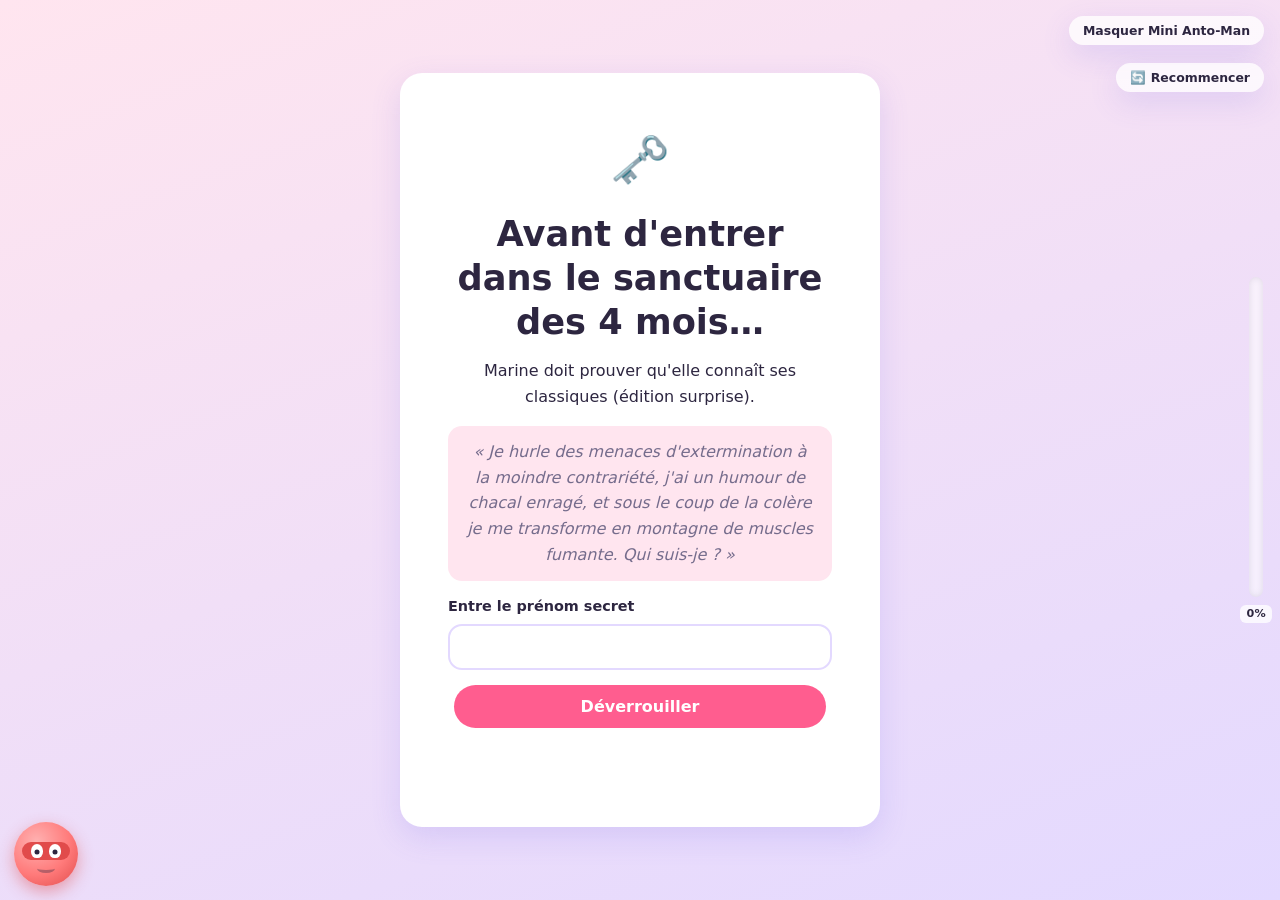
<file: index.html>
<!DOCTYPE html>
<html lang="fr">
<head>
    <meta charset="UTF-8">
    <meta name="viewport" content="width=device-width, initial-scale=1.0">
    <title>4 mois avec Marine 💌</title>
    <link rel="icon"
          href="data:image/svg+xml,<svg xmlns='http://www.w3.org/2000/svg' viewBox='0 0 100 100'><text y='.9em' font-size='90'>💌</text></svg>">

    <!-- Thème de base (mot de passe, accueil, roue, fin) -->
    <link rel="stylesheet" href="css/themes/rose-violet.css">
    <!-- Thèmes contextuels (activés via body[data-theme] par js/theme.js) -->
    <link rel="stylesheet" href="css/themes/simulator.css">
    <link rel="stylesheet" href="css/themes/quiz.css">
    <link rel="stylesheet" href="css/themes/kawaii.css">
    <link rel="stylesheet" href="css/themes/africa.css">
    <!-- Composants & layout (ne pas modifier pour changer les couleurs) -->
    <link rel="stylesheet" href="css/style.css">
</head>
<body>

<!--
  Éléments persistants (jauge, guide, toolbar, hearts).
  Injectés depuis shared/chrome.html par app.js.
-->
<div data-include="shared/chrome.html"></div>

<!--
  Écran de mot de passe — toujours visible au 1er chargement.
  Injecté depuis sections/lock.html.
-->
<div data-include="sections/lock.html"></div>

<!--
  Contenu principal — masqué jusqu'au bon mot de passe.
  Les sections sont injectées dans l'ordre du parcours.
-->
<div id="main-content" class="hidden">
    <div data-include="sections/home.html"></div>
    <div data-include="sections/impossible.html"></div>
    <div data-include="sections/wheel.html"></div>
    <div data-include="sections/simulator.html"></div>
    <div data-include="sections/hangman.html"></div>
    <div data-include="sections/quizzes.html"></div>
    <div data-include="sections/ending.html"></div>
</div>

<!--
  Scripts — ordre strict requis :
  données → stockage → état → son → modules UI → thème → écrans → point d'entrée
-->
<script src="js/config.js"></script>
<script src="js/storage.js"></script>
<script src="js/state.js"></script>
<script src="js/sound.js"></script>
<script src="js/gauge.js"></script>
<script src="js/guide.js"></script>
<script src="js/navigation.js"></script>
<script src="js/theme.js"></script>
<script src="js/password.js"></script>
<script src="js/impossible.js"></script>
<script src="js/wheel.js"></script>
<script src="js/simulator.js"></script>
<script src="js/hangman.js"></script>
<script src="js/quiz.js"></script>
<script src="js/ending.js"></script>
<script src="js/app.js"></script>

</body>
</html>
</file>
<file: css/themes/rose-violet.css>
/* ====================================================================
   THÈME : rose-violet — "carnet d'amoureux un peu super-héros"
   --------------------------------------------------------------------
   Pour créer un nouveau thème :
   1. Copier ce fichier dans css/themes/mon-theme.css
   2. Changer les valeurs des variables ci-dessous
   3. Remplacer le <link> du thème dans index.html

   Variables disponibles :
     --color-primary / --color-primary-dark   → actions principales (boutons, accents)
     --color-secondary / --color-secondary-dark → actions secondaires (violet)
     --color-accent                            → doré (jauges, badges)
     --color-bg-start / --color-bg-end        → dégradé de fond
     --color-card                             → fond des cartes
     --color-text / --color-text-light        → texte principal / secondaire
     --color-success                          → validation, quêtes terminées
     --guide-red / --guide-red-dark           → couleur du personnage Mini Anto-Man
     --radius-lg / --radius-md / --radius-pill → arrondi des coins
     --shadow-soft / --shadow-bubble          → ombres portées
     --font-main                              → police principale
==================================================================== */

:root {
    /* Couleurs principales */
    --color-primary: #ff5d8f; /* rose vif — actions principales */
    --color-primary-dark: #d63d6e;
    --color-secondary: #6c5ce7; /* violet — actions secondaires */
    --color-secondary-dark: #5443c4;
    --color-tertiary: #34c6b3; /* menthe — 3e secteur de la roue (Pendu) */
    --color-accent: #ffd166; /* doré — jauges, badges, accents */

    /* Fond */
    --color-bg-start: #ffe5ef; /* rose poudré */
    --color-bg-end: #e3d9ff; /* lavande */

    /* Surfaces & texte */
    --color-card: #ffffff;
    --color-text: #2d2640; /* prune foncé */
    --color-text-light: #756c8c;
    --color-success: #45b787;
    --color-danger: #e74c5e; /* rouge — réponse incorrecte */
    --color-danger-dark: #c0392f;

    /* Mini Anto-Man */
    --guide-red: #ff7a7a;
    --guide-red-dark: #e14b4b;

    /* Forme */
    --radius-lg: 22px;
    --radius-md: 14px;
    --radius-pill: 999px;

    /* Ombres */
    --shadow-soft: 0 10px 30px rgba(108, 92, 231, 0.16);
    --shadow-bubble: 0 6px 18px rgba(45, 38, 64, 0.18);

    /* Typographie */
    --font-main: "Segoe UI", system-ui, -apple-system, Roboto, Helvetica, Arial, sans-serif;

    /*
      Pour une police plus "fun" (nécessite une connexion internet) :
      1. Décommenter la ligne @import ci-dessous
      2. Ajouter "Baloo 2" en tête de --font-main

      @import url('https://fonts.googleapis.com/css2?family=Baloo+2:wght@500;700;800&display=swap');
    */
}
</file>
<file: css/themes/simulator.css>
/* ====================================================================
   THÈME : simulator — "violet électrique" (mini-jeu Simulateur)
   --------------------------------------------------------------------
   Activé via body[data-theme="simulator"] (voir js/theme.js) lorsqu'on
   entre dans le simulateur depuis la roue, tant que Kirikou n'est pas
   débloqué.

   Identité PROPRE au simulateur : violet dominant (≠ rose du thème de
   base, ≠ orange du thème quiz). Violet électrique + fuchsia, avec un
   pop cyan pour les accents → ambiance "console néon".

   Seules les variables qui changent sont redéfinies : les autres
   héritent du thème de base (rose-violet.css).
==================================================================== */

body[data-theme="simulator"] {
    /* Couleurs principales — violet dominant, fuchsia en secondaire */
    --color-primary: #7c3aed;        /* violet électrique (boutons principaux) */
    --color-primary-dark: #6324d1;
    --color-secondary: #c026d3;      /* fuchsia / magenta */
    --color-secondary-dark: #a31bb2;
    --color-accent: #18c8e0;         /* cyan — pop qui tranche avec le violet */

    /* Fond — dégradé lilas → lavande (franchement violet, aucun rose) */
    --color-bg-start: #efe6ff;       /* lilas clair */
    --color-bg-end: #ddd1ff;         /* lavande soutenue */

    /* Surfaces & texte */
    --color-card: #ffffff;
    --color-text: #2a1b4d;           /* indigo-prune foncé */
    --color-text-light: #6b5b95;
    --color-success: #2bb673;
    --color-danger: #e74c5e;
    --color-danger-dark: #c0392f;

    /* Ombres teintées violet */
    --shadow-soft: 0 10px 30px rgba(124, 58, 237, 0.22);
    --shadow-bubble: 0 6px 18px rgba(42, 27, 77, 0.22);
}
</file>
<file: css/themes/quiz.css>
/* ====================================================================
   THÈME : quiz — "plateau ensoleillé / game show" (mini-jeu Quiz)
   --------------------------------------------------------------------
   Activé via body[data-theme="quiz"] (voir js/theme.js) sur les écrans
   de quiz atteints depuis la roue.

   Identité PROPRE au quiz : registre chaud orange + teal + or, sur fond
   crème/pêche. Volontairement éloigné du rose (thème de base) ET du
   violet (thème simulateur) → trois ambiances bien distinctes.

   Seules les variables qui changent sont redéfinies.
==================================================================== */

body[data-theme="quiz"] {
    /* Couleurs principales — orange plateau + teal contrastant */
    --color-primary: #f4711e;        /* orange vif (boutons principaux) */
    --color-primary-dark: #d95f12;
    --color-secondary: #0d9488;      /* teal profond */
    --color-secondary-dark: #0b7a70;
    --color-accent: #f5b912;         /* or — lumières de plateau */

    /* Fond — dégradé crème → pêche (chaud, ni rose ni violet) */
    --color-bg-start: #fff4e0;       /* crème chaude */
    --color-bg-end: #ffe5c7;         /* pêche / abricot clair */

    /* Surfaces & texte */
    --color-card: #ffffff;
    --color-text: #3a2a18;           /* brun chaud foncé */
    --color-text-light: #8a7257;
    --color-success: #2bb673;
    --color-danger: #d62828;
    --color-danger-dark: #a51e1e;

    /* Ombres teintées orange */
    --shadow-soft: 0 10px 30px rgba(217, 95, 18, 0.18);
    --shadow-bubble: 0 6px 18px rgba(58, 42, 24, 0.2);
}
</file>
<file: css/themes/kawaii.css>
/* ====================================================================
   THÈME : kawaii — "Le Pendu Kawaï" (mini-jeu du hub)
   --------------------------------------------------------------------
   Activé via body[data-theme="kawaii"] (voir js/theme.js) sur l'écran
   du pendu.

   PARTICULARITÉ : l'ambiance se dégrade à chaque erreur. js/hangman.js
   pose body[data-dread="0".."6"] et les paliers ci-dessous font glisser
   tout l'écran du pastel mignon (0) vers le glauque total (6 = perdu).

   Ce fichier contient AUSSI la mise en page du mini-jeu (clavier, cases,
   dessin SVG) : seules les COULEURS dépendent du palier de glauque, la
   structure reste la même.
==================================================================== */

/* ------------------------------------------------------------------
   1. MISE EN PAGE DU PENDU (indépendante du palier de glauque)
------------------------------------------------------------------ */
.hangman-stage {
    display: flex;
    justify-content: center;
    margin: 0.4rem 0 0.2rem;
}

.hangman-svg {
    width: 180px;
    height: auto;
}

.hangman-svg .hm-line {
    stroke: var(--hm-line);
    stroke-width: 6;
    stroke-linecap: round;
    transition: stroke 0.7s ease;
}

.hangman-svg .hm-skin {
    fill: var(--hm-skin);
    stroke: var(--hm-ink);
    stroke-width: 3;
    transition: fill 0.7s ease, stroke 0.7s ease;
}

.hangman-svg .hm-eye {
    fill: var(--hm-ink);
    transition: fill 0.7s ease;
}

.hangman-svg .hm-cheek {
    fill: var(--hm-cheek);
    opacity: 0.85;
    transition: fill 0.7s ease, opacity 0.7s ease;
}

.hangman-svg .hm-mouth {
    stroke: var(--hm-ink);
    stroke-width: 2.4;
    stroke-linecap: round;
    transition: stroke 0.7s ease;
}

.hangman-svg .hm-dead-line {
    stroke: var(--hm-ink);
    stroke-width: 2.6;
    stroke-linecap: round;
}

/* Parties du corps : invisibles tant qu'elles ne sont pas révélées */
.hangman-svg .hm-part {
    opacity: 0;
    transition: opacity 0.45s ease;
}

.hangman-svg .hm-part.revealed {
    opacity: 1;
}

/* Visage : vivant par défaut, mort à la défaite */
.hangman-svg .hm-face-dead {
    display: none;
}

.hangman-svg.is-dead .hm-face-alive {
    display: none;
}

.hangman-svg.is-dead .hm-face-dead {
    display: block;
}

.hangman-svg.is-dead {
    animation: hmDeath 0.6s ease both;
}

@keyframes hmDeath {
    0%, 100% { transform: translateX(0); }
    20% { transform: translateX(-5px) rotate(-1deg); }
    40% { transform: translateX(5px) rotate(1deg); }
    60% { transform: translateX(-4px); }
    80% { transform: translateX(4px); }
}

/* Cœurs de vie */
.hangman-lives {
    font-size: 1.15rem;
    letter-spacing: 0.18rem;
    min-height: 1.4em;
    margin: 0.2rem 0 0.4rem;
}

/* Indice */
.hangman-hint {
    color: var(--color-text-light);
    font-style: italic;
    margin: 0.2rem 0 0.7rem;
}

/* Mot à deviner */
.hangman-word {
    display: flex;
    flex-wrap: wrap;
    justify-content: center;
    gap: 0.4rem;
    margin: 0.4rem 0 1rem;
}

.hm-slot {
    width: 26px;
    text-align: center;
    font-size: 1.4rem;
    font-weight: 800;
    line-height: 1.5;
    color: var(--color-text);
    border-bottom: 3px solid var(--color-primary);
    transition: color 0.7s ease, border-color 0.7s ease;
}

.hm-slot.space {
    border-bottom: none;
    width: 12px;
}

/* Clavier */
.hangman-keyboard {
    display: grid;
    grid-template-columns: repeat(9, 1fr);
    gap: 5px;
    max-width: 360px;
    margin: 0 auto 0.7rem;
}

.hm-key {
    padding: 0.5rem 0;
    border: none;
    border-radius: 9px;
    font-weight: 700;
    font-size: 0.95rem;
    cursor: pointer;
    background: var(--color-card);
    color: var(--color-text);
    box-shadow: var(--shadow-bubble);
    transition: background 0.2s ease, color 0.2s ease, transform 0.12s ease;
}

.hm-key:hover:not(:disabled) {
    transform: translateY(-2px);
    background: var(--color-primary);
    color: #fff;
}

.hm-key:disabled {
    cursor: default;
    box-shadow: none;
}

.hm-key.good {
    background: var(--color-success);
    color: #fff;
}

.hm-key.bad {
    background: var(--color-danger);
    color: #fff;
}

.hangman-result {
    min-height: 1.6em;
    font-size: 1.05rem;
}

/* ------------------------------------------------------------------
   2. PALIER 0 — KAWAÏ TOUT MIGNON (aucune erreur)
------------------------------------------------------------------ */
body[data-theme="kawaii"] {
    --color-primary: #ff8fc7;
    --color-primary-dark: #ef6fb0;
    --color-secondary: #b693f0;
    --color-secondary-dark: #9a73e0;
    --color-accent: #ffd1ec;

    --color-bg-start: #ffe3f3;
    --color-bg-end: #ece1ff;
    --color-card: #fffafd;
    --color-text: #6b4a63;
    --color-text-light: #a98aa3;
    --color-success: #5fcf9e;
    --color-danger: #ff7aa0;
    --color-danger-dark: #e7567f;

    --shadow-soft: 0 10px 30px rgba(255, 143, 199, 0.22);
    --shadow-bubble: 0 6px 16px rgba(155, 90, 130, 0.18);

    /* Couleurs du dessin du pendu */
    --hm-line: #d9a9cf;
    --hm-skin: #ffe0ef;
    --hm-ink: #8a5b7e;
    --hm-cheek: #ff9ec4;

    transition: background 0.8s ease, color 0.8s ease;
}

body[data-theme="kawaii"] .card {
    transition: background 0.8s ease, color 0.8s ease, box-shadow 0.8s ease;
}

/* ------------------------------------------------------------------
   3. PALIERS 1 → 6 — DÉGRADATION VERS LE GLAUQUE
------------------------------------------------------------------ */
body[data-theme="kawaii"][data-dread="1"] {
    --color-primary: #f07fb6;
    --color-secondary: #a98ae6;
    --color-bg-start: #f7d6ec;
    --color-bg-end: #ddd0f2;
    --color-card: #fdf3f9;
    --color-text: #5f4358;
    --color-text-light: #9c7d96;
    --hm-line: #c79bbf;
    --hm-skin: #fcd6e6;
    --hm-ink: #7d4f70;
    --hm-cheek: #f58cb4;
}

body[data-theme="kawaii"][data-dread="2"] {
    --color-primary: #cf6fa0;
    --color-secondary: #9d80cf;
    --color-bg-start: #eccbe0;
    --color-bg-end: #ccc2e0;
    --color-card: #f3eaf1;
    --color-text: #534455;
    --color-text-light: #8a7488;
    --color-success: #57b88f;
    --color-danger: #e76b8d;
    --hm-line: #b58aae;
    --hm-skin: #f0c9da;
    --hm-ink: #6b4763;
    --hm-cheek: #e07ba4;
}

body[data-theme="kawaii"][data-dread="3"] {
    --color-primary: #a96a93;
    --color-secondary: #8377b0;
    --color-bg-start: #cdb9cf;
    --color-bg-end: #b3aecb;
    --color-card: #ddd2dc;
    --color-text: #44394a;
    --color-text-light: #756b80;
    --color-success: #4ea585;
    --color-danger: #d05c7e;
    --hm-line: #9c7e9c;
    --hm-skin: #ddbccb;
    --hm-ink: #59405a;
    --hm-cheek: #c06f93;
    --shadow-soft: 0 10px 30px rgba(68, 57, 74, 0.28);
}

body[data-theme="kawaii"][data-dread="4"] {
    --color-primary: #8a5a7c;
    --color-secondary: #6a6090;
    --color-bg-start: #9c8aa0;
    --color-bg-end: #847f9c;
    --color-card: #b3a7b2;
    --color-text: #2a2330;
    --color-text-light: #5e5566;
    --color-success: #46916f;
    --color-danger: #c0506e;
    --hm-line: #7d6680;
    --hm-skin: #b89bab;
    --hm-ink: #43303f;
    --hm-cheek: #a05c7c;
    --shadow-soft: 0 10px 30px rgba(40, 35, 48, 0.4);
}

body[data-theme="kawaii"][data-dread="5"] {
    --color-primary: #804a68;
    --color-secondary: #524a72;
    --color-bg-start: #5e5566;
    --color-bg-end: #443f54;
    --color-card: #6a6072;
    --color-text: #ede7f0;
    --color-text-light: #b8aec2;
    --color-success: #3e7e68;
    --color-danger: #b04a64;
    --hm-line: #4f3f56;
    --hm-skin: #8c7585;
    --hm-ink: #211a26;
    --hm-cheek: #7e4860;
    --shadow-soft: 0 10px 34px rgba(15, 11, 20, 0.55);
    --shadow-bubble: 0 6px 16px rgba(10, 7, 14, 0.5);
}

/* Palier 6 = PERDU : glauque total, fond presque noir, accents malsains */
body[data-theme="kawaii"][data-dread="6"] {
    --color-primary: #8a3350;
    --color-primary-dark: #71273f;
    --color-secondary: #45405a;
    --color-bg-start: #221d29;
    --color-bg-end: #14111a;
    --color-card: #2c2734;
    --color-text: #d6cfdc;
    --color-text-light: #8a8294;
    --color-success: #3a6e5c;
    --color-danger: #c0354f;
    --color-danger-dark: #9a2942;
    --hm-line: #3a3344;
    --hm-skin: #5d5763;       /* peau drainée, grisâtre */
    --hm-ink: #0c0a10;
    --hm-cheek: #5a3a48;
    --shadow-soft: 0 12px 40px rgba(0, 0, 0, 0.7);
    --shadow-bubble: 0 6px 16px rgba(0, 0, 0, 0.6);
}

/* Carte légèrement « malade » à la défaite */
body[data-theme="kawaii"][data-dread="6"] .hangman-card {
    box-shadow: 0 0 0 1px rgba(192, 53, 79, 0.4), var(--shadow-soft);
}

/* Bouton fantôme (« Retour à la roue ») lisible même sur fond sombre */
body[data-theme="kawaii"][data-dread="5"] .btn-ghost,
body[data-theme="kawaii"][data-dread="6"] .btn-ghost {
    background: rgba(20, 16, 26, 0.6);
    color: #f0e9f4;
}

body[data-theme="kawaii"][data-dread="5"] .btn-ghost:hover,
body[data-theme="kawaii"][data-dread="6"] .btn-ghost:hover {
    background: rgba(20, 16, 26, 0.85);
}

/* ====================================================================
   4. AVANCEMENT (Mot X / N)
==================================================================== */
.hangman-progress {
    font-weight: 800;
    font-size: 0.95rem;
    letter-spacing: 0.03em;
    margin: 0.1rem 0 0.5rem;
    color: var(--color-text);       /* toujours lisible, clair ou foncé */
    opacity: 0.85;
}

/* ====================================================================
   5. LISIBILITÉ DES TEXTES QUAND L'ÉCRAN DEVIENT SOMBRE
   --------------------------------------------------------------------
   Aux derniers paliers le fond passe au sombre : on force des couleurs
   de texte contrastées (résultat, sous-titre, indice, jauge, bulle).
==================================================================== */

/* Le message de résultat suit toujours la couleur de texte principale */
body[data-theme="kawaii"] .hangman-result {
    color: var(--color-text);
}

/* La bulle de Mini Anto-Man reste blanche → texte foncé garanti */
body[data-theme="kawaii"] .guide-speech-bubble {
    color: #2d2640;
}

/* Paliers sombres (5 et 6) : sous-titre + indice repassent en clair */
body[data-theme="kawaii"][data-dread="5"] .subtitle,
body[data-theme="kawaii"][data-dread="6"] .subtitle {
    color: #e7d8ec;
}

body[data-theme="kawaii"][data-dread="5"] .hangman-hint,
body[data-theme="kawaii"][data-dread="6"] .hangman-hint {
    color: #cdbed4;
}

/* Étiquette de la jauge (pourcentage) : pastille sombre + texte clair */
body[data-theme="kawaii"][data-dread="5"] .gauge-label,
body[data-theme="kawaii"][data-dread="6"] .gauge-label {
    background: rgba(18, 14, 24, 0.78);
    color: #f3edf7;
}

/* ====================================================================
   6. MINI ANTO-MAN CHANGE DE TÊTE SELON LES VIES PERDUES
   --------------------------------------------------------------------
   Uniquement sous le thème kawaii (ailleurs, le robot reste normal).
   De plus en plus inquiet… puis carrément « mort » à la défaite.
==================================================================== */

/* Paliers 2–3 : inquiet → bouche qui s'aplatit */
body[data-theme="kawaii"][data-dread="2"] .guide-mouth,
body[data-theme="kawaii"][data-dread="3"] .guide-mouth {
    height: 0;
    border-bottom-width: 3px;
    border-radius: 2px;
    width: 12px;
}

/* Paliers 4–5 : anxieux → grimace inversée + corps qui pâlit un peu */
body[data-theme="kawaii"][data-dread="4"] .guide-mouth,
body[data-theme="kawaii"][data-dread="5"] .guide-mouth {
    height: 8px;
    border-bottom: none;
    border-top: 3px solid rgba(45, 38, 64, 0.4);
    border-radius: 50% 50% 0 0;
}

body[data-theme="kawaii"][data-dread="4"] .guide-eye,
body[data-theme="kawaii"][data-dread="5"] .guide-eye {
    height: 11px;          /* yeux un peu écarquillés / tendus */
}

body[data-theme="kawaii"][data-dread="5"] .guide-character {
    background: radial-gradient(circle at 35% 30%, #d6b6c4, #b07f93 55%, #8a5870 100%);
}

/* Palier 6 = MORT : corps grisâtre, plus d'animation, yeux en croix */
body[data-theme="kawaii"][data-dread="6"] .guide-character {
    background: radial-gradient(circle at 35% 30%, #b9b2c2, #837c93 55%, #4f4860 100%);
    box-shadow: 0 6px 16px rgba(0, 0, 0, 0.5);
    animation: none;
    transform: rotate(8deg);    /* tête qui penche, sans vie */
}

body[data-theme="kawaii"][data-dread="6"] .guide-mask {
    background: #2a2533;
}

/* Yeux en croix (X X) : on remplace l'œil blanc par deux barres */
body[data-theme="kawaii"][data-dread="6"] .guide-eye {
    background: transparent;
    overflow: visible;
}

body[data-theme="kawaii"][data-dread="6"] .guide-eye::after {
    content: "";
    position: absolute;
    top: 50%;
    left: 50%;
    width: 13px;
    height: 2.6px;
    background: #f0eaf4;
    border-radius: 2px;
    transform: translate(-50%, -50%) rotate(45deg);
}

body[data-theme="kawaii"][data-dread="6"] .guide-eye::before {
    content: "";
    position: absolute;
    top: 50%;
    left: 50%;
    width: 13px;
    height: 2.6px;
    background: #f0eaf4;
    border-radius: 2px;
    transform: translate(-50%, -50%) rotate(-45deg);
}

/* Bouche : petit « o » figé (choc / mort) */
body[data-theme="kawaii"][data-dread="6"] .guide-mouth {
    width: 9px;
    height: 9px;
    bottom: 11px;
    border: 2.5px solid rgba(240, 234, 244, 0.75);
    border-radius: 50%;
}
</file>
<file: css/themes/africa.css>
/* ====================================================================
   THÈME : africa — "savane / coucher de soleil" (Kirikou débloqué)
   --------------------------------------------------------------------
   Activé via body[data-theme="africa"] (voir js/theme.js) dès que
   Kirikou est débloqué dans le simulateur. Palette terre/ocre/soleil
   sur fond sable, en clin d'œil à Kirikou.

   Seules les variables qui changent sont redéfinies.
==================================================================== */

body[data-theme="africa"] {
    /* Couleurs principales — terre cuite, brun-orangé, soleil */
    --color-primary: #d2691e; /* terre cuite */
    --color-primary-dark: #a8521a;
    --color-secondary: #b5651d; /* brun-orangé chaud */
    --color-secondary-dark: #8f4f16;
    --color-accent: #e0a82e; /* or chaud */

    /* Fond — sable / dune */
    --color-bg-start: #fcefda; /* sable clair */
    --color-bg-end: #f6d9b0; /* dune chaude */

    /* Surfaces & texte */
    --color-card: #fff7ec; /* ivoire chaud */
    --color-text: #3d2b1f; /* brun foncé */
    --color-text-light: #7a5c44;
    --color-success: #5a8f3c; /* vert savane */
    --color-danger: #c0392b;
    --color-danger-dark: #97271b;

    /* Mini Anto-Man en version chaude */
    --guide-red: #e07a3f;
    --guide-red-dark: #b85c28;

    --shadow-soft: 0 10px 30px rgba(168, 82, 26, 0.2);
    --shadow-bubble: 0 6px 18px rgba(61, 43, 31, 0.22);
}
</file>
<file: css/style.css>
/* ====================================================================
   STYLE.CSS — Composants, layout et animations
   --------------------------------------------------------------------
   Ce fichier ne contient AUCUNE couleur ou valeur en dur :
   tout passe par les variables CSS définies dans le thème actif.
   → Thème actif : css/themes/rose-violet.css (ou autre)

   Organisation :
     1.  Reset & base
     2.  Écrans / sections
     3.  Cartes
     4.  Boutons
     5.  Écran mot de passe
     6.  Question impossible
     7.  Roue du destin
     8.  Simulateur — personnages
     9.  Simulateur — Love XP
    10.  Simulateur — quêtes
    11.  Simulateur — déblocage Kirikou
    12.  Paillettes
    13.  Quiz
    14.  Jauge de progression
    15.  Mini Anto-Man (guide)
    16.  Barre d'outils
    17.  Bannière finale
    18.  Pluie de cœurs
    19.  Responsive (tablette, desktop)
    20.  Responsive (très petits écrans)
    21.  Accessibilité (prefers-reduced-motion)
==================================================================== */

/* ====================================================================
   1. RESET & BASE
==================================================================== */
* {
    box-sizing: border-box;
}

html {
    scroll-behavior: smooth;
}

body {
    margin: 0;
    min-height: 100vh;
    font-family: var(--font-main);
    color: var(--color-text);
    background: linear-gradient(160deg, var(--color-bg-start) 0%, var(--color-bg-end) 100%);
    background-attachment: fixed;
    overflow-x: hidden;
}

h1, h2, h3 {
    margin: 0.4em 0;
    line-height: 1.25;
}

h1 {
    font-size: 1.5rem;
    font-weight: 800;
}

h2 {
    font-size: 1.05rem;
    font-weight: 700;
}

h3 {
    font-size: 1.05rem;
    font-weight: 700;
}

p {
    margin: 0.6em 0;
    line-height: 1.6;
}

button {
    font-family: inherit;
}

button:disabled,
input:disabled {
    opacity: 0.6;
    cursor: not-allowed;
}

.hidden {
    display: none !important;
}

/*
  Les titres / questions reçoivent tabindex="-1" + .focus() pour annoncer
  le changement d'écran aux lecteurs d'écran. Ce focus purement programmatique
  ne doit PAS afficher de contour (l'« encadré » disgracieux autour des titres).
  Le focus clavier reste visible sur les boutons/champs via :focus-visible.
*/
[tabindex="-1"]:focus {
    outline: none;
}

/* ====================================================================
   2. ÉCRANS / SECTIONS — un seul visible à la fois
==================================================================== */
.screen {
    display: none;
    min-height: 100vh;
    width: 100%;
    flex-direction: column;
    align-items: center;
    justify-content: center;
    padding: 2.5rem 1.1rem;
    text-align: center;
}

.screen.active {
    display: flex;
    animation: fadeInUp 0.55s ease both;
}

@keyframes fadeInUp {
    from {
        opacity: 0;
        transform: translateY(24px);
    }
    to {
        opacity: 1;
        transform: translateY(0);
    }
}

/* ====================================================================
   3. CARTES
==================================================================== */
.card {
    background: var(--color-card);
    border-radius: var(--radius-lg);
    box-shadow: var(--shadow-soft);
    padding: 2rem 1.4rem;
    max-width: 480px;
    width: 100%;
}

.card-wide {
    max-width: 700px;
}

.section-icon {
    font-size: 2.6rem;
    margin: 0 0 0.4rem;
}

.subtitle {
    color: var(--color-secondary);
}

.riddle {
    font-style: italic;
    color: var(--color-text-light);
    background: var(--color-bg-start);
    border-radius: var(--radius-md);
    padding: 0.85rem 1rem;
    margin: 1rem 0;
}

.final-line {
    font-weight: 700;
    color: var(--color-primary-dark);
}

.feedback {
    min-height: 1.6em;
    font-weight: 700;
    color: var(--color-secondary);
}

.final-message {
    color: var(--color-primary-dark);
    font-size: 1.1rem;
}

/* Image finale cliquable (recommencer) + légende */
.final-reveal {
    margin-top: 1.2rem;
}

.final-image {
    display: block;
    width: 100%;
    max-width: 320px;
    height: auto;
    margin: 0 auto;
    border-radius: var(--radius-md);
    cursor: pointer;
    transition: transform 0.2s ease, box-shadow 0.2s ease;
}

.final-image:hover {
    transform: translateY(-3px) scale(1.02);
    box-shadow: var(--shadow-soft);
}

.final-image-caption {
    margin-top: 0.6rem;
    font-weight: 700;
    font-size: 0.95rem;
    color: var(--color-primary-dark);
}

/* ====================================================================
   4. BOUTONS
==================================================================== */
.btn {
    border: none;
    border-radius: var(--radius-pill);
    padding: 0.75rem 1.7rem;
    font-size: 1rem;
    font-weight: 700;
    cursor: pointer;
    margin: 0.35rem;
    transition: transform 0.18s ease,
    box-shadow 0.18s ease,
    background-color 0.18s ease,
    opacity 0.18s ease;
}

.btn:hover {
    transform: translateY(-2px);
    box-shadow: 0 8px 18px rgba(45, 38, 64, 0.18);
}

.btn:active {
    transform: translateY(0);
}

.btn:focus-visible {
    outline: 3px solid var(--color-secondary);
    outline-offset: 2px;
}

.btn-primary {
    background: var(--color-primary);
    color: #fff;
}

.btn-primary:hover {
    background: var(--color-primary-dark);
}

.btn-secondary {
    background: var(--color-secondary);
    color: #fff;
}

.btn-secondary:hover {
    background: var(--color-secondary-dark);
}

.btn-ghost {
    background: rgba(255, 255, 255, 0.75);
    color: var(--color-text);
    font-size: 0.78rem;
    font-weight: 700;
    padding: 0.45rem 0.9rem;
    box-shadow: var(--shadow-soft);
    white-space: nowrap;
}

.btn-ghost:hover {
    background: #fff;
}

/* ====================================================================
   5. ÉCRAN MOT DE PASSE
==================================================================== */
#lock-form {
    display: flex;
    flex-direction: column;
    align-items: stretch;
    gap: 0.6rem;
    margin-top: 1.1rem;
    text-align: left;
}

#lock-form label {
    font-weight: 700;
    font-size: 0.9rem;
}

#lock-form input {
    padding: 0.75rem 1rem;
    border-radius: var(--radius-md);
    border: 2px solid var(--color-bg-end);
    font-size: 1rem;
    background: #fff;
    color: var(--color-text);
}

#lock-form input:focus {
    outline: none;
    border-color: var(--color-secondary);
}

.lock-feedback {
    min-height: 1.6em;
    font-weight: 700;
    color: var(--color-secondary);
}

.lock-feedback.success {
    color: var(--color-success);
}

/* ====================================================================
   6. QUESTION IMPOSSIBLE — le bouton "Non" qui fuit
==================================================================== */
.impossible-buttons {
    display: flex;
    flex-wrap: wrap;
    justify-content: center;
    align-items: center;
    gap: 0.5rem;
    min-height: 4rem;
}

#no-btn {
    z-index: 45;
    transition: left 0.3s ease,
    top 0.3s ease,
    transform 0.18s ease,
    box-shadow 0.18s ease,
    background-color 0.18s ease;
}

/* ====================================================================
   7. ROUE DU DESTIN AMOUREUX
==================================================================== */
.wheel-area {
    position: relative;
    width: 220px;
    height: 220px;
    margin: 0.5rem auto 1rem;
}

.wheel {
    width: 100%;
    height: 100%;
    border-radius: 50%;
    border: 6px solid #fff;
    box-shadow: var(--shadow-soft);
    position: relative;
    transform-origin: 50% 50%;
    background: conic-gradient(
            from 0deg,
            var(--color-primary) 0deg 60deg,
            var(--color-secondary) 60deg 120deg,
            var(--color-tertiary) 120deg 180deg,
            var(--color-primary) 180deg 240deg,
            var(--color-secondary) 240deg 300deg,
            var(--color-tertiary) 300deg 360deg
    );
    transition: transform 4s cubic-bezier(0.17, 0.67, 0.2, 1.02);
}

.wheel-hub {
    position: absolute;
    top: 50%;
    left: 50%;
    width: 46px;
    height: 46px;
    background: #fff;
    border-radius: 50%;
    display: flex;
    align-items: center;
    justify-content: center;
    font-size: 1.3rem;
    transform: translate(-50%, -50%);
    box-shadow: var(--shadow-bubble);
}

.wheel-pointer {
    position: absolute;
    top: -10px;
    left: 50%;
    transform: translateX(-50%);
    font-size: 1.7rem;
    color: var(--color-accent);
    z-index: 5;
    filter: drop-shadow(0 2px 2px rgba(45, 38, 64, 0.3));
}

.wheel-legend {
    display: flex;
    flex-direction: column;
    align-items: center;
    gap: 0.3rem;
    font-size: 0.78rem;
    font-weight: 600;
    margin-bottom: 0.5rem;
}

.legend-item {
    display: flex;
    align-items: center;
    gap: 0.4rem;
}

.legend-dot {
    width: 12px;
    height: 12px;
    border-radius: 50%;
    display: inline-block;
    flex-shrink: 0;
}

.legend-dot--sim {
    background: var(--color-primary);
}

.legend-dot--quiz {
    background: var(--color-secondary);
}

.legend-dot--hangman {
    background: var(--color-tertiary);
}

/* Hub : message d'état + panneau « tout terminé » */
.wheel-status {
    min-height: 1.4em;
    margin: 0.2rem 0 0.6rem;
    font-weight: 700;
    color: var(--color-secondary);
}

.wheel-hub-done {
    margin-top: 0.5rem;
}

.wheel-done-text {
    font-weight: 800;
    font-size: 1.1rem;
    color: var(--color-primary-dark);
    margin: 0.4rem 0 1rem;
}

/* Bouton « Retour à la roue » présent sur chaque mini-jeu */
.back-to-wheel-btn {
    display: inline-block;
    margin: 0 0 0.6rem;
}

/* ====================================================================
   8. SIMULATEUR — personnages
==================================================================== */
.character-select {
    display: flex;
    flex-wrap: wrap;
    justify-content: center;
    gap: 1rem;
    margin: 1.2rem 0;
}

.character-card {
    position: relative;
    flex: 1 1 120px;
    max-width: 150px;
    background: var(--color-bg-start);
    border-radius: var(--radius-md);
    padding: 0.9rem 0.6rem;
    text-align: center;
}

.character-name {
    margin: 0.35rem 0 0;
    font-weight: 800;
    font-size: 0.95rem;
}

.character-role {
    margin: 0.15rem 0 0;
    font-size: 0.74rem;
    color: var(--color-text-light);
    min-height: 2.2em;
}

.character-bubble {
    margin: 0.3rem 0 0;
    min-height: 1.4em;
    font-size: 0.72rem;
    font-weight: 700;
    color: var(--color-primary-dark);
    opacity: 0;
    transition: opacity 0.3s ease;
}

.character-bubble.visible {
    opacity: 1;
}

/* Avatars — forme commune */
.character-avatar {
    position: relative;
    width: 70px;
    height: 70px;
    margin: 0 auto;
    border-radius: 50%;
    box-shadow: var(--shadow-bubble);
}

.char-eye {
    position: absolute;
    top: 26px;
    width: 11px;
    height: 13px;
    background: #fff;
    border-radius: 50% 50% 45% 45%;
}

.char-eye::after {
    content: "";
    position: absolute;
    top: 55%;
    left: 50%;
    width: 5px;
    height: 5px;
    background: var(--color-text);
    border-radius: 50%;
    transform: translate(-50%, -50%);
}

.char-eye-left {
    left: 16px;
}

.char-eye-right {
    left: 43px;
}

.char-mouth {
    position: absolute;
    bottom: 16px;
    left: 50%;
    width: 18px;
    height: 9px;
    border-bottom: 3px solid rgba(255, 255, 255, 0.85);
    border-radius: 0 0 50% 50%;
    transform: translateX(-50%);
}

.char-eyebrow {
    position: absolute;
    top: 19px;
    left: 14px;
    width: 16px;
    height: 3px;
    background: var(--color-text);
    border-radius: 2px;
    transform: rotate(-12deg);
}

/* Antoine — petit artiste */
.character-avatar--antoine {
    background: radial-gradient(circle at 35% 30%, #bfe6ff, #4fa8e0 60%, #2f7cb8);
}

.character-avatar--antoine::before { /* béret */
    content: "";
    position: absolute;
    top: -9px;
    left: 50%;
    width: 46px;
    height: 18px;
    background: var(--color-secondary-dark);
    border-radius: 50%;
    transform: translateX(-55%) rotate(-10deg);
}

.character-avatar--antoine::after { /* pompon du béret */
    content: "";
    position: absolute;
    top: -11px;
    left: 66%;
    width: 6px;
    height: 6px;
    background: var(--color-accent);
    border-radius: 50%;
}

/* Marine — reine du jugement affectueux */
.character-avatar--marine {
    background: radial-gradient(circle at 35% 30%, #ffd6e6, var(--color-primary) 60%, var(--color-primary-dark));
}

.character-avatar--marine::before { /* couronne */
    content: "";
    position: absolute;
    top: -13px;
    left: 50%;
    width: 50px;
    height: 16px;
    background: var(--color-accent);
    transform: translateX(-50%);
    clip-path: polygon(0% 100%, 0% 45%, 17% 100%, 33% 15%, 50% 100%, 67% 15%, 83% 100%, 100% 45%, 100% 100%);
}

.character-avatar--marine .char-mouth {
    border-bottom-color: rgba(45, 38, 64, 0.45);
}

/* Kirikou — verrouillé puis débloqué */
.character-avatar--kirikou {
    display: flex;
    align-items: center;
    justify-content: center;
    font-size: 1.6rem;
    color: #fff;
}

.character-avatar--kirikou.locked {
    background: linear-gradient(135deg, #d8d8e0, #a4a4b4);
    filter: grayscale(0.3);
}

.character-avatar--kirikou.unlocked {
    background: radial-gradient(circle at 35% 30%, #fff3b0, var(--color-accent) 55%, #e0a700);
    animation: kirikouPop 0.6s ease;
}

.character-avatar--kirikou.unlocked::before { /* petite feuille */
    content: "🌿";
    position: absolute;
    top: -16px;
    left: 50%;
    transform: translateX(-50%);
    font-size: 1.1rem;
}

@keyframes kirikouPop {
    0% {
        transform: scale(0.4) rotate(-15deg);
        opacity: 0;
    }
    60% {
        transform: scale(1.15) rotate(8deg);
        opacity: 1;
    }
    100% {
        transform: scale(1) rotate(0deg);
    }
}

/* ====================================================================
   9. SIMULATEUR — Love XP
==================================================================== */
.love-xp {
    margin: 1.1rem 0;
}

.love-xp-label {
    margin: 0 0 0.35rem;
    font-size: 0.78rem;
    font-weight: 800;
    color: var(--color-secondary);
    text-transform: uppercase;
    letter-spacing: 0.05em;
}

.love-xp-track {
    height: 12px;
    background: rgba(255, 255, 255, 0.6);
    border-radius: var(--radius-pill);
    overflow: hidden;
    box-shadow: inset 0 0 4px rgba(45, 38, 64, 0.12);
}

.love-xp-fill {
    height: 100%;
    width: 0%;
    background: linear-gradient(90deg, var(--color-accent), var(--color-primary));
    border-radius: var(--radius-pill);
    transition: width 0.5s ease;
}

/* ====================================================================
   10. SIMULATEUR — Quêtes
==================================================================== */
.quest-list {
    display: flex;
    flex-direction: column;
    gap: 0.6rem;
    margin: 1rem 0;
    padding: 0;
    list-style: none;
    text-align: left;
}

.quest-item {
    display: flex;
    flex-wrap: wrap;
    align-items: center;
    justify-content: space-between;
    gap: 0.6rem;
    background: var(--color-bg-start);
    border-radius: var(--radius-md);
    border-left: 5px solid var(--color-primary);
    padding: 0.65rem 0.85rem;
    transition: border-color 0.25s ease, opacity 0.25s ease;
}

.quest-item.done {
    border-left-color: var(--color-success);
    opacity: 0.7;
}

.quest-info {
    display: flex;
    align-items: center;
    gap: 0.55rem;
}

.quest-icon {
    font-size: 1.3rem;
}

.quest-title {
    font-weight: 600;
    font-size: 0.9rem;
}

.quest-btn {
    flex-shrink: 0;
    margin: 0;
    padding: 0.5rem 1rem;
    font-size: 0.85rem;
}

/* ====================================================================
   11. SIMULATEUR — Déblocage Kirikou
==================================================================== */
.kirikou-unlock {
    margin-top: 1.3rem;
    padding-top: 1rem;
    border-top: 2px dashed var(--color-bg-end);
}

.kirikou-unlock-title {
    margin: 0 0 0.6rem;
    font-weight: 800;
    color: var(--color-primary-dark);
    text-align: center;
}

.dialogue-list {
    display: flex;
    flex-direction: column;
    gap: 0.45rem;
    margin: 0 0 1rem;
    padding: 0;
    list-style: none;
    text-align: left;
}

.dialogue-line {
    background: var(--color-bg-start);
    border-radius: var(--radius-md);
    padding: 0.55rem 0.8rem;
    font-size: 0.88rem;
    opacity: 0;
    transform: translateY(8px);
    animation: dialogueIn 0.4s ease forwards;
}

.dialogue-line strong {
    color: var(--color-secondary);
}

@keyframes dialogueIn {
    to {
        opacity: 1;
        transform: translateY(0);
    }
}

.badge {
    display: inline-flex;
    align-items: center;
    gap: 0.5rem;
    background: linear-gradient(135deg, var(--color-accent), var(--color-primary));
    color: #fff;
    font-weight: 800;
    font-size: 0.85rem;
    padding: 0.5rem 1rem;
    border-radius: var(--radius-pill);
    box-shadow: var(--shadow-soft);
    opacity: 0;
    transform: scale(0.8);
    animation: badgeIn 0.5s ease 0.3s forwards;
}

@keyframes badgeIn {
    to {
        opacity: 1;
        transform: scale(1);
    }
}

/* ====================================================================
   12. PAILLETTES — animation de réussite
==================================================================== */
.sparkle {
    position: fixed;
    top: 0;
    left: 0;
    z-index: 950;
    font-size: 1.3rem;
    pointer-events: none;
    animation: sparkleFly ease-out forwards;
}

@keyframes sparkleFly {
    0% {
        transform: translate(-50%, -50%) scale(0.6) rotate(0deg);
        opacity: 1;
    }
    100% {
        transform: translate(calc(-50% + var(--dx, 0px)), calc(-50% + var(--dy, -80px))) scale(1.3) rotate(180deg);
        opacity: 0;
    }
}

/* ====================================================================
   13. QUIZ
==================================================================== */
.quiz-container {
    margin-top: 1.1rem;
    text-align: left;
}

.quiz-progress {
    margin: 0 0 0.3rem;
    font-size: 0.78rem;
    font-weight: 800;
    text-transform: uppercase;
    letter-spacing: 0.06em;
    color: var(--color-secondary);
    text-align: center;
}

.quiz-question {
    margin: 0.2rem 0 1rem;
    text-align: center;
}

.quiz-options {
    display: flex;
    flex-direction: column;
    gap: 0.6rem;
}

.quiz-option-btn {
    background: var(--color-bg-start);
    border: 2px solid transparent;
    border-radius: var(--radius-md);
    padding: 0.75rem 1rem;
    font-size: 0.95rem;
    font-weight: 600;
    color: var(--color-text);
    text-align: left;
    cursor: pointer;
    transition: border-color 0.18s ease, transform 0.15s ease, background-color 0.18s ease;
}

.quiz-option-btn:hover {
    border-color: var(--color-primary);
    transform: translateX(3px);
}

.quiz-option-btn:focus-visible {
    outline: 3px solid var(--color-secondary);
    outline-offset: 2px;
}

/* Réponse correcte (questions à bonne réponse) */
.quiz-option-btn.correct {
    background: var(--color-success);
    border-color: var(--color-success);
    color: #fff;
    opacity: 1;
}

/* Réponse incorrecte : fond rouge, reste visible même désactivée */
.quiz-option-btn.wrong {
    background: var(--color-danger);
    border-color: var(--color-danger);
    color: #fff;
    opacity: 1;
}

.quiz-option-btn.wrong:hover {
    transform: none;
}

.quiz-result-text {
    text-align: center;
    font-weight: 700;
    font-size: 1.05rem;
    margin: 0.4rem 0 1.1rem;
}

.quiz-container .btn {
    display: block;
    margin: 0 auto;
}

/* ====================================================================
   14. JAUGE DE PROGRESSION
==================================================================== */
.progress-gauge {
    position: fixed;
    top: 50%;
    right: 8px;
    transform: translateY(-50%);
    z-index: 40;
    display: flex;
    flex-direction: column;
    align-items: center;
    gap: 0.5rem;
}

.gauge-track {
    width: 14px;
    height: 42vh;
    max-height: 320px;
    background: rgba(255, 255, 255, 0.55);
    border-radius: var(--radius-pill);
    position: relative;
    overflow: hidden;
    box-shadow: inset 0 0 6px rgba(45, 38, 64, 0.12);
}

.gauge-fill {
    position: absolute;
    bottom: 0;
    left: 0;
    right: 0;
    height: 0%;
    background: linear-gradient(180deg, var(--color-accent), var(--color-primary));
    border-radius: var(--radius-pill);
    transition: height 0.6s ease;
}

.gauge-label {
    font-size: 0.7rem;
    font-weight: 800;
    background: rgba(255, 255, 255, 0.78);
    padding: 0.15rem 0.4rem;
    border-radius: 6px;
}

/* ====================================================================
   15. MINI ANTO-MAN (guide)
==================================================================== */
.guide-wrapper {
    position: fixed;
    bottom: 14px;
    left: 14px;
    z-index: 50;
    transition: opacity 0.3s ease, transform 0.3s ease;
}

.guide-wrapper.guide-hidden {
    opacity: 0;
    transform: translateY(30px) scale(0.7);
    pointer-events: none;
}

.guide-character {
    position: relative;
    width: 64px;
    height: 64px;
    border-radius: 50%;
    background: radial-gradient(circle at 35% 30%, #ffb1b1, var(--guide-red) 55%, var(--guide-red-dark) 100%);
    box-shadow: 0 6px 16px rgba(225, 75, 75, 0.45);
    animation: guideBob 3.2s ease-in-out infinite;
}

.guide-mask {
    position: absolute;
    top: 20px;
    left: 8px;
    right: 8px;
    height: 18px;
    background: var(--guide-red-dark);
    border-radius: 10px;
    display: flex;
    justify-content: space-around;
    align-items: center;
    padding: 0 6px;
}

.guide-eye {
    position: relative;
    width: 12px;
    height: 14px;
    background: #fff;
    border-radius: 50% 50% 45% 45%;
}

.guide-eye::after {
    content: "";
    position: absolute;
    top: 55%;
    left: 50%;
    width: 5px;
    height: 5px;
    background: var(--color-text);
    border-radius: 50%;
    transform: translate(-50%, -50%);
}

.guide-mouth {
    position: absolute;
    bottom: 13px;
    left: 50%;
    width: 18px;
    height: 9px;
    border-bottom: 3px solid rgba(45, 38, 64, 0.35);
    border-radius: 0 0 50% 50%;
    transform: translateX(-50%);
}

@keyframes guideBob {
    0%, 100% {
        transform: translateY(0) rotate(-2deg);
    }
    50% {
        transform: translateY(-8px) rotate(2deg);
    }
}

.guide-speech-bubble {
    position: absolute;
    bottom: calc(100% + 12px);
    left: 0;
    max-width: 230px;
    background: #fff;
    color: var(--color-text);
    padding: 0.6rem 0.9rem;
    border-radius: var(--radius-md);
    font-size: 0.85rem;
    font-weight: 700;
    text-align: left;
    box-shadow: var(--shadow-bubble);
    opacity: 0;
    transform: scale(0.85) translateY(8px);
    transform-origin: bottom left;
    transition: opacity 0.25s ease, transform 0.25s ease;
    pointer-events: none;
}

.guide-speech-bubble.visible {
    opacity: 1;
    transform: scale(1) translateY(0);
}

.guide-speech-bubble::after {
    content: "";
    position: absolute;
    bottom: -7px;
    left: 18px;
    border-width: 7px 7px 0;
    border-style: solid;
    border-color: #fff transparent transparent;
}

/* ====================================================================
   16. BARRE D'OUTILS (haut droite)
==================================================================== */
.toolbar {
    position: fixed;
    top: 10px;
    right: 10px;
    z-index: 60;
    display: flex;
    flex-direction: column;
    align-items: flex-end;
    gap: 0.4rem;
}

/* ====================================================================
   17. BANNIÈRE FINALE (jauge 100%)
==================================================================== */
.final-banner {
    position: fixed;
    top: 14px;
    left: 50%;
    max-width: 92vw;
    transform: translate(-50%, -160%);
    background: linear-gradient(135deg, var(--color-primary), var(--color-secondary));
    color: #fff;
    font-weight: 800;
    font-size: 0.85rem;
    letter-spacing: 0.04em;
    text-align: center;
    padding: 0.7rem 1.4rem;
    border-radius: var(--radius-pill);
    box-shadow: var(--shadow-soft);
    z-index: 1000;
    transition: transform 0.5s ease;
}

.final-banner.visible {
    transform: translate(-50%, 0);
}

/* ====================================================================
   18. PLUIE DE CŒURS
==================================================================== */
#hearts-container {
    position: fixed;
    inset: 0;
    overflow: hidden;
    pointer-events: none;
    z-index: 900;
}

.floating-heart {
    position: absolute;
    bottom: -10vh;
    animation-name: floatUp;
    animation-timing-function: ease-in;
    animation-fill-mode: forwards;
}

@keyframes floatUp {
    0% {
        transform: translateY(0) rotate(0deg);
        opacity: 1;
    }
    85% {
        opacity: 1;
    }
    100% {
        transform: translateY(-115vh) rotate(360deg);
        opacity: 0;
    }
}

/* ====================================================================
   19. RESPONSIVE — tablette (≥600px) et desktop (≥900px)
==================================================================== */
@media (min-width: 600px) {
    h1 {
        font-size: 1.85rem;
    }

    h2 {
        font-size: 1.15rem;
    }

    .card {
        padding: 2.5rem 2.25rem;
    }

    .section-icon {
        font-size: 3rem;
    }

    .impossible-buttons {
        gap: 1rem;
    }

    .wheel-area {
        width: 260px;
        height: 260px;
    }
}

@media (min-width: 900px) {
    h1 {
        font-size: 2.2rem;
    }

    .card {
        padding: 3rem;
    }
}

/* ====================================================================
   20. RESPONSIVE — très petits écrans (≤480px)
==================================================================== */
@media (max-width: 480px) {
    .progress-gauge {
        right: 4px;
    }

    .gauge-track {
        width: 8px;
        height: 30vh;
    }

    .gauge-label {
        font-size: 0.6rem;
        padding: 0.1rem 0.3rem;
    }

    .guide-wrapper {
        bottom: 10px;
        left: 10px;
    }

    .guide-character {
        width: 50px;
        height: 50px;
    }

    .guide-mask {
        top: 16px;
        height: 14px;
    }

    .guide-eye {
        width: 9px;
        height: 11px;
    }

    .guide-mouth {
        bottom: 10px;
        width: 14px;
        height: 7px;
    }

    .guide-speech-bubble {
        max-width: 150px;
        font-size: 0.75rem;
        padding: 0.5rem 0.7rem;
    }

    .toolbar {
        top: 6px;
        right: 6px;
    }

    .btn-ghost {
        font-size: 0.68rem;
        padding: 0.35rem 0.7rem;
    }

    .wheel-area {
        width: 180px;
        height: 180px;
    }

    .wheel-pointer {
        font-size: 1.4rem;
    }

    .character-avatar {
        width: 58px;
        height: 58px;
    }

    .character-card {
        padding: 0.7rem 0.4rem;
    }

    .character-role {
        font-size: 0.68rem;
    }

    .quest-title {
        font-size: 0.85rem;
    }

    .quest-btn {
        font-size: 0.78rem;
        padding: 0.45rem 0.8rem;
    }
}

/* ====================================================================
   21. ACCESSIBILITÉ — prefers-reduced-motion
==================================================================== */
@media (prefers-reduced-motion: reduce) {
    *, *::before, *::after {
        animation-duration: 0.01ms !important;
        animation-iteration-count: 1 !important;
        transition-duration: 0.01ms !important;
        scroll-behavior: auto !important;
    }
}
</file>
